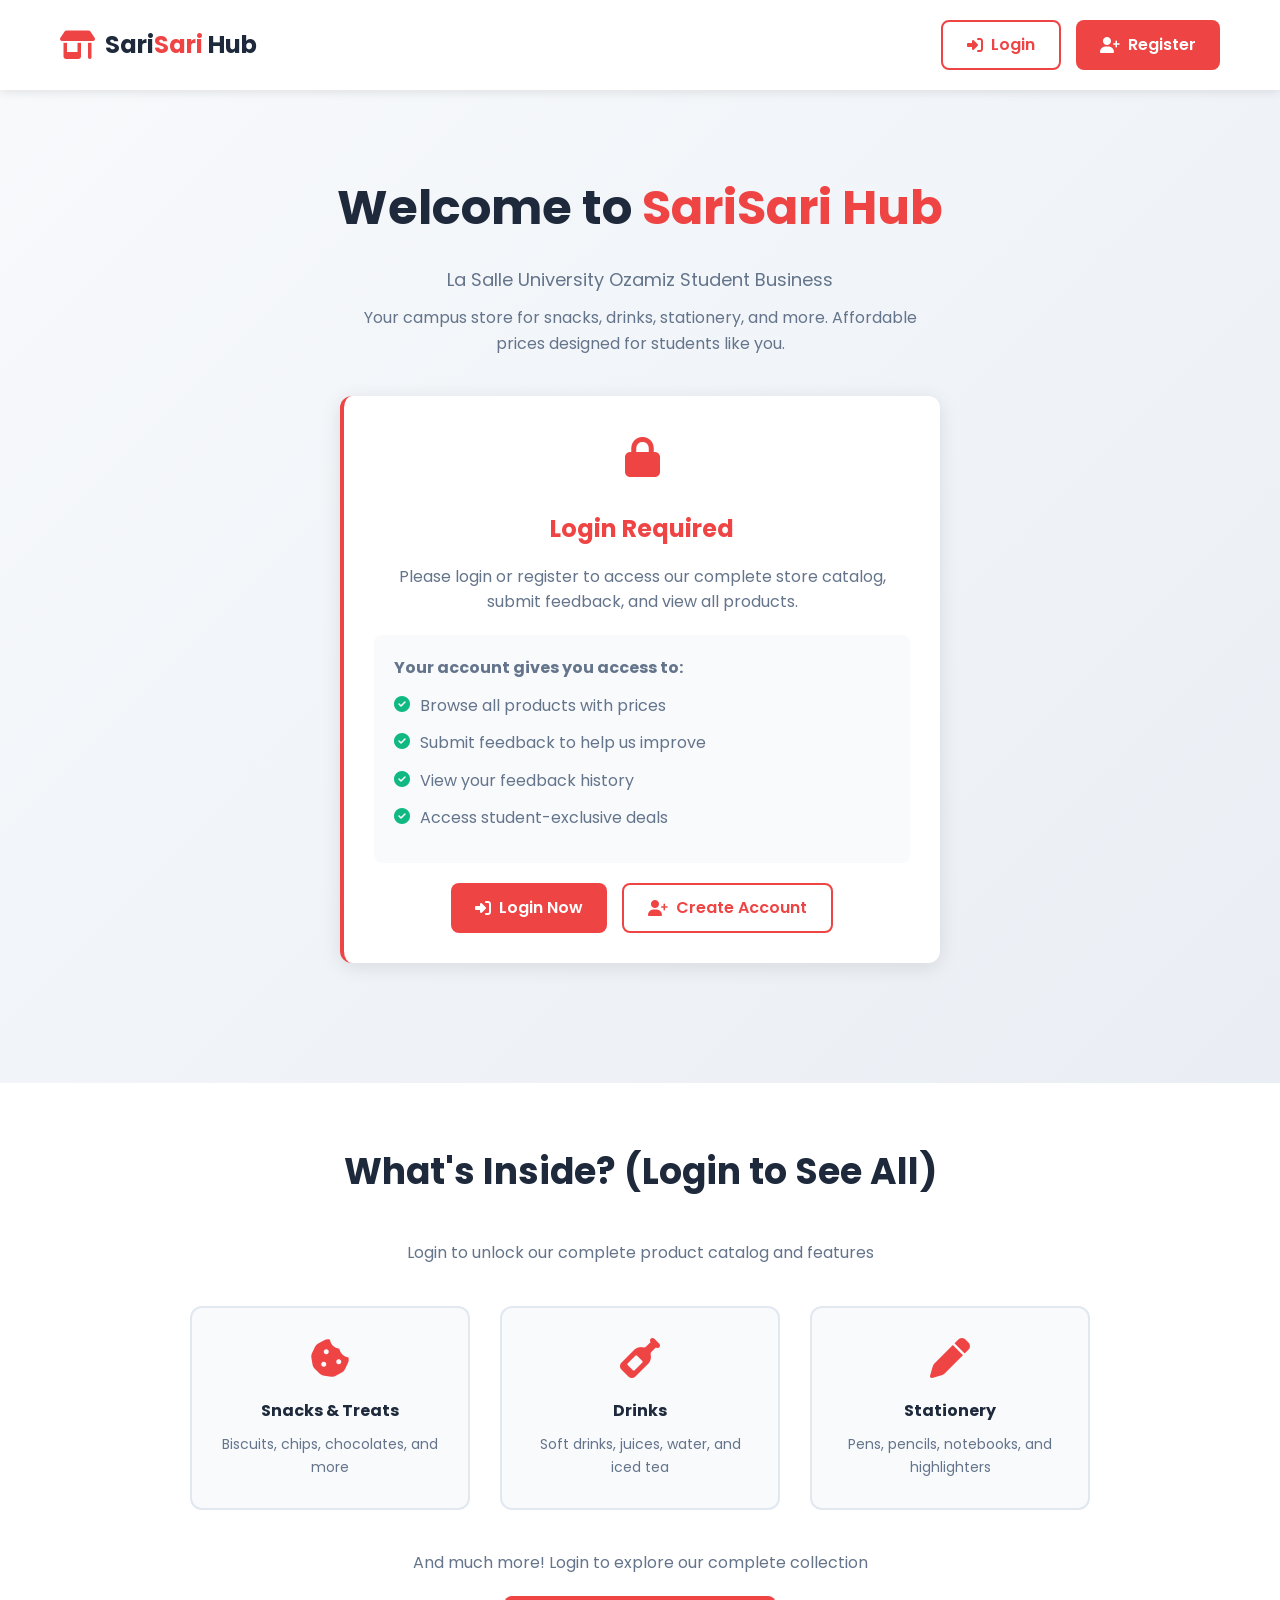
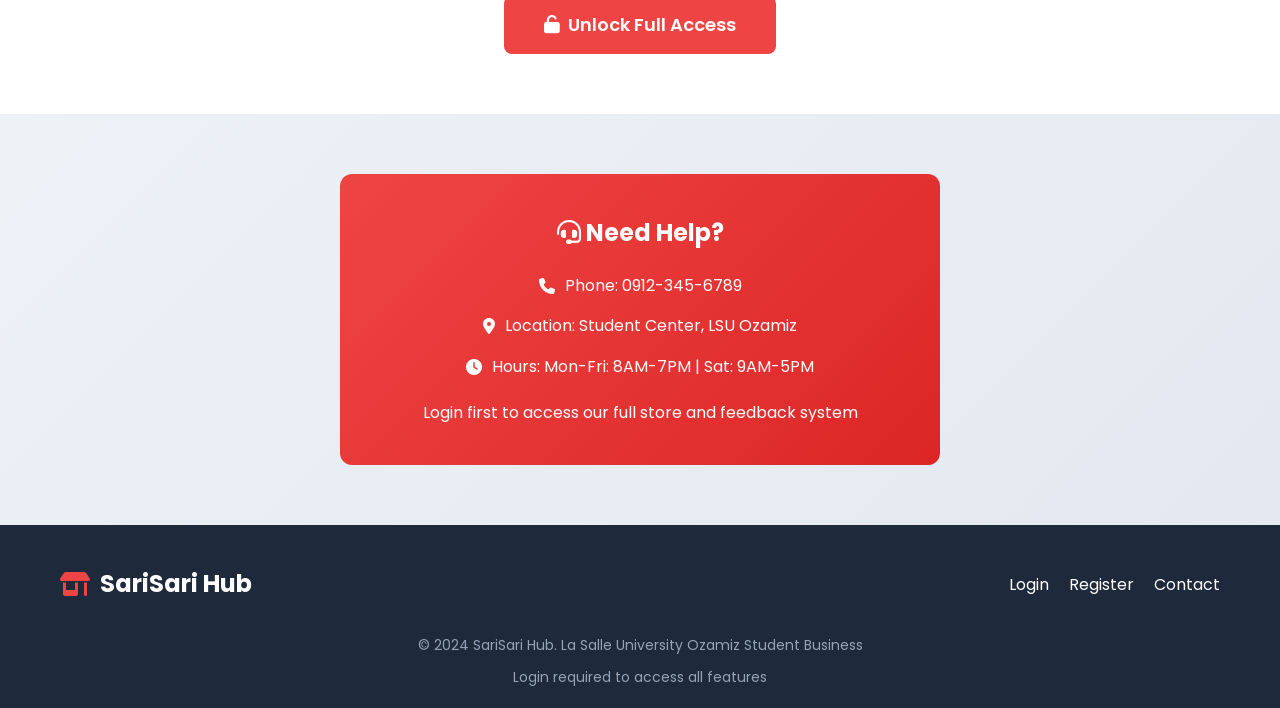
<file: frontend/index.html>
<!DOCTYPE html>
<html lang="en">
<head>
    <meta charset="UTF-8">
    <meta name="viewport" content="width=device-width, initial-scale=1.0">
    <title>SariSari Hub | La Salle University Ozamiz</title>
    <link rel="stylesheet" href="https://cdnjs.cloudflare.com/ajax/libs/font-awesome/6.4.0/css/all.min.css">
    <link href="https://fonts.googleapis.com/css2?family=Poppins:wght@300;400;500;600;700&display=swap" rel="stylesheet">
    <style>
        * {
            margin: 0;
            padding: 0;
            box-sizing: border-box;
        }

        body {
            font-family: 'Poppins', sans-serif;
            background: linear-gradient(135deg, #f8fafc 0%, #e2e8f0 100%);
            color: #1e293b;
            line-height: 1.6;
            min-height: 100vh;
        }

        .container {
            max-width: 1200px;
            margin: 0 auto;
            padding: 0 20px;
        }

        /* Navbar */
        .navbar {
            background: white;
            padding: 20px 0;
            box-shadow: 0 2px 10px rgba(0, 0, 0, 0.1);
        }

        .nav-content {
            display: flex;
            justify-content: space-between;
            align-items: center;
        }

        .logo {
            display: flex;
            align-items: center;
            gap: 10px;
        }

        .logo i {
            color: #ef4444;
            font-size: 28px;
        }

        .logo h1 {
            font-size: 24px;
            color: #1e293b;
        }

        .logo span {
            color: #ef4444;
        }

        .nav-buttons {
            display: flex;
            gap: 15px;
        }

        .btn {
            padding: 10px 24px;
            border-radius: 8px;
            font-weight: 600;
            text-decoration: none;
            transition: all 0.3s ease;
            display: inline-flex;
            align-items: center;
            gap: 8px;
        }

        .btn-outline {
            border: 2px solid #ef4444;
            color: #ef4444;
            background: transparent;
        }

        .btn-outline:hover {
            background: #ef4444;
            color: white;
        }

        .btn-primary {
            background: #ef4444;
            color: white;
        }

        .btn-primary:hover {
            background: #dc2626;
            transform: translateY(-2px);
        }

        /* Hero Section */
        .hero {
            padding: 80px 0;
            text-align: center;
        }

        .hero h1 {
            font-size: 48px;
            margin-bottom: 20px;
            color: #1e293b;
        }

        .hero h1 span {
            color: #ef4444;
        }

        .hero-subtitle {
            font-size: 18px;
            color: #64748b;
            margin-bottom: 10px;
        }

        .hero-description {
            font-size: 16px;
            color: #64748b;
            max-width: 600px;
            margin: 0 auto 40px;
        }

        .login-notice {
            background: white;
            padding: 30px;
            border-radius: 12px;
            box-shadow: 0 4px 20px rgba(0, 0, 0, 0.1);
            max-width: 600px;
            margin: 0 auto 40px;
            border-left: 4px solid #ef4444;
        }

        .login-notice h3 {
            color: #ef4444;
            margin-bottom: 15px;
            font-size: 24px;
        }

        .login-notice p {
            color: #64748b;
            margin-bottom: 20px;
        }

        .notice-icon {
            font-size: 40px;
            color: #ef4444;
            margin-bottom: 20px;
        }

        .features-text {
            background: #f8fafc;
            padding: 20px;
            border-radius: 8px;
            margin: 20px 0;
            text-align: left;
        }

        .features-text p {
            margin-bottom: 12px;
            display: flex;
            align-items: flex-start;
            gap: 10px;
        }

        .features-text i {
            color: #10b981;
            margin-top: 3px;
            flex-shrink: 0;
        }

        /* Preview Section */
        .preview {
            padding: 60px 0;
            background: white;
        }

        .section-title {
            text-align: center;
            font-size: 36px;
            margin-bottom: 40px;
            color: #1e293b;
        }

        .preview-grid {
            display: grid;
            grid-template-columns: repeat(auto-fit, minmax(250px, 1fr));
            gap: 30px;
            max-width: 900px;
            margin: 0 auto;
        }

        .preview-item {
            background: #f8fafc;
            padding: 30px;
            border-radius: 12px;
            text-align: center;
            transition: all 0.3s ease;
            border: 2px solid #e2e8f0;
            position: relative;
            overflow: hidden;
        }

        .preview-item:hover {
            transform: translateY(-5px);
            border-color: #ef4444;
            box-shadow: 0 10px 25px rgba(239, 68, 68, 0.1);
        }

        .preview-item i {
            font-size: 40px;
            color: #ef4444;
            margin-bottom: 20px;
        }

        .preview-item h4 {
            color: #1e293b;
            margin-bottom: 10px;
        }

        .preview-item p {
            color: #64748b;
            font-size: 14px;
        }

        .login-overlay {
            position: absolute;
            top: 0;
            left: 0;
            right: 0;
            bottom: 0;
            background: rgba(255, 255, 255, 0.95);
            display: flex;
            align-items: center;
            justify-content: center;
            border-radius: 10px;
            opacity: 0;
            transition: opacity 0.3s ease;
        }

        .preview-item:hover .login-overlay {
            opacity: 1;
        }

        .login-text {
            background: #ef4444;
            color: white;
            padding: 10px 20px;
            border-radius: 20px;
            font-weight: 600;
        }

        /* Contact Section */
        .contact {
            padding: 60px 0;
            text-align: center;
        }

        .contact-card {
            background: linear-gradient(135deg, #ef4444, #dc2626);
            color: white;
            padding: 40px;
            border-radius: 12px;
            max-width: 600px;
            margin: 0 auto;
        }

        .contact-card h3 {
            font-size: 24px;
            margin-bottom: 20px;
        }

        .contact-info {
            display: flex;
            flex-direction: column;
            gap: 15px;
            margin-bottom: 20px;
        }

        .contact-info p {
            display: flex;
            align-items: center;
            justify-content: center;
            gap: 10px;
        }

        /* Footer */
        .footer {
            background: #1e293b;
            color: white;
            padding: 40px 0 20px;
            text-align: center;
        }

        .footer-content {
            display: flex;
            justify-content: space-between;
            align-items: center;
            margin-bottom: 30px;
        }

        .footer-logo {
            display: flex;
            align-items: center;
            gap: 10px;
        }

        .footer-logo i {
            font-size: 24px;
            color: #ef4444;
        }

        .footer-links {
            display: flex;
            gap: 20px;
        }

        .footer-links a {
            color: white;
            text-decoration: none;
        }

        .footer-links a:hover {
            color: #ef4444;
        }

        .copyright {
            color: #94a3b8;
            font-size: 14px;
        }

        /* Responsive */
        @media (max-width: 768px) {
            .hero h1 {
                font-size: 36px;
            }
            
            .nav-content {
                flex-direction: column;
                gap: 20px;
            }
            
            .footer-content {
                flex-direction: column;
                gap: 20px;
            }
            
            .preview-grid {
                grid-template-columns: 1fr;
            }
            
            .contact-info p {
                flex-direction: column;
                text-align: center;
            }
        }
    </style>
</head>
<body>
    <!-- Navigation -->
    <nav class="navbar">
        <div class="container">
            <div class="nav-content">
                <div class="logo">
                    <i class="fas fa-store-alt"></i>
                    <h1>Sari<span>Sari</span> Hub</h1>
                </div>
                <div class="nav-buttons">
                    <a href="login.html" class="btn btn-outline">
                        <i class="fas fa-sign-in-alt"></i> Login
                    </a>
                    <a href="register.html" class="btn btn-primary">
                        <i class="fas fa-user-plus"></i> Register
                    </a>
                </div>
            </div>
        </div>
    </nav>

    <!-- Hero Section -->
    <section class="hero">
        <div class="container">
            <h1>Welcome to <span>SariSari Hub</span></h1>
            <p class="hero-subtitle">La Salle University Ozamiz Student Business</p>
            <p class="hero-description">
                Your campus store for snacks, drinks, stationery, and more. 
                Affordable prices designed for students like you.
            </p>
            
            <div class="login-notice">
                <div class="notice-icon">
                    <i class="fas fa-lock"></i>
                </div>
                <h3>Login Required</h3>
                <p>Please login or register to access our complete store catalog, submit feedback, 
                and view all products.</p>
                
                <div class="features-text">
                    <p><strong>Your account gives you access to:</strong></p>
                    <p><i class="fas fa-check-circle"></i> Browse all products with prices</p>
                    <p><i class="fas fa-check-circle"></i> Submit feedback to help us improve</p>
                    <p><i class="fas fa-check-circle"></i> View your feedback history</p>
                    <p><i class="fas fa-check-circle"></i> Access student-exclusive deals</p>
                </div>
                
                <div style="display: flex; gap: 15px; justify-content: center;">
                    <a href="login.html" class="btn btn-primary">
                        <i class="fas fa-sign-in-alt"></i> Login Now
                    </a>
                    <a href="register.html" class="btn btn-outline">
                        <i class="fas fa-user-plus"></i> Create Account
                    </a>
                </div>
            </div>
        </div>
    </section>

    <!-- Preview Section -->
    <section class="preview">
        <div class="container">
            <h2 class="section-title">What's Inside? (Login to See All)</h2>
            <p style="text-align: center; color: #64748b; margin-bottom: 40px;">
                Login to unlock our complete product catalog and features
            </p>
            
            <div class="preview-grid">
                <div class="preview-item">
                    <i class="fas fa-cookie-bite"></i>
                    <h4>Snacks & Treats</h4>
                    <p>Biscuits, chips, chocolates, and more</p>
                    <div class="login-overlay">
                        <div class="login-text">Login to See All</div>
                    </div>
                </div>
                
                <div class="preview-item">
                    <i class="fas fa-wine-bottle"></i>
                    <h4>Drinks</h4>
                    <p>Soft drinks, juices, water, and iced tea</p>
                    <div class="login-overlay">
                        <div class="login-text">Login to See All</div>
                    </div>
                </div>
                
                <div class="preview-item">
                    <i class="fas fa-pen"></i>
                    <h4>Stationery</h4>
                    <p>Pens, pencils, notebooks, and highlighters</p>
                    <div class="login-overlay">
                        <div class="login-text">Login to See All</div>
                    </div>
                </div>
            </div>
            
            <div style="text-align: center; margin-top: 40px;">
                <p style="color: #64748b; margin-bottom: 20px;">
                    And much more! Login to explore our complete collection
                </p>
                <a href="login.html" class="btn btn-primary" style="font-size: 18px; padding: 15px 40px;">
                    <i class="fas fa-unlock"></i> Unlock Full Access
                </a>
            </div>
        </div>
    </section>

    <!-- Contact Section -->
    <section class="contact">
        <div class="container">
            <div class="contact-card">
                <h3><i class="fas fa-headset"></i> Need Help?</h3>
                <div class="contact-info">
                    <p><i class="fas fa-phone"></i> Phone: 0912-345-6789</p>
                    <p><i class="fas fa-map-marker-alt"></i> Location: Student Center, LSU Ozamiz</p>
                    <p><i class="fas fa-clock"></i> Hours: Mon-Fri: 8AM-7PM | Sat: 9AM-5PM</p>
                </div>
                <p>Login first to access our full store and feedback system</p>
            </div>
        </div>
    </section>

    <!-- Footer -->
    <footer class="footer">
        <div class="container">
            <div class="footer-content">
                <div class="footer-logo">
                    <i class="fas fa-store-alt"></i>
                    <h2>Sari<span>Sari</span> Hub</h2>
                </div>
                <div class="footer-links">
                    <a href="/login.html">Login</a>
                    <a href="/register.html">Register</a>
                    <a href="#contact">Contact</a>
                </div>
            </div>
            <div class="copyright">
                <p>&copy; 2024 SariSari Hub. La Salle University Ozamiz Student Business</p>
                <p style="margin-top: 10px;">Login required to access all features</p>
            </div>
        </div>
    </footer>

    <script>
        // Simple animation for login notice
        document.addEventListener('DOMContentLoaded', function() {
            const notice = document.querySelector('.login-notice');
            notice.style.transform = 'translateY(20px)';
            notice.style.opacity = '0';
            
            setTimeout(() => {
                notice.style.transition = 'all 0.6s ease';
                notice.style.transform = 'translateY(0)';
                notice.style.opacity = '1';
            }, 300);
            
            // Add hover effect to preview items
            const previewItems = document.querySelectorAll('.preview-item');
            previewItems.forEach(item => {
                item.addEventListener('mouseenter', function() {
                    this.style.transform = 'translateY(-5px)';
                });
                
                item.addEventListener('mouseleave', function() {
                    this.style.transform = 'translateY(0)';
                });
            });
        });
    </script>
</body>
</html>
</file>
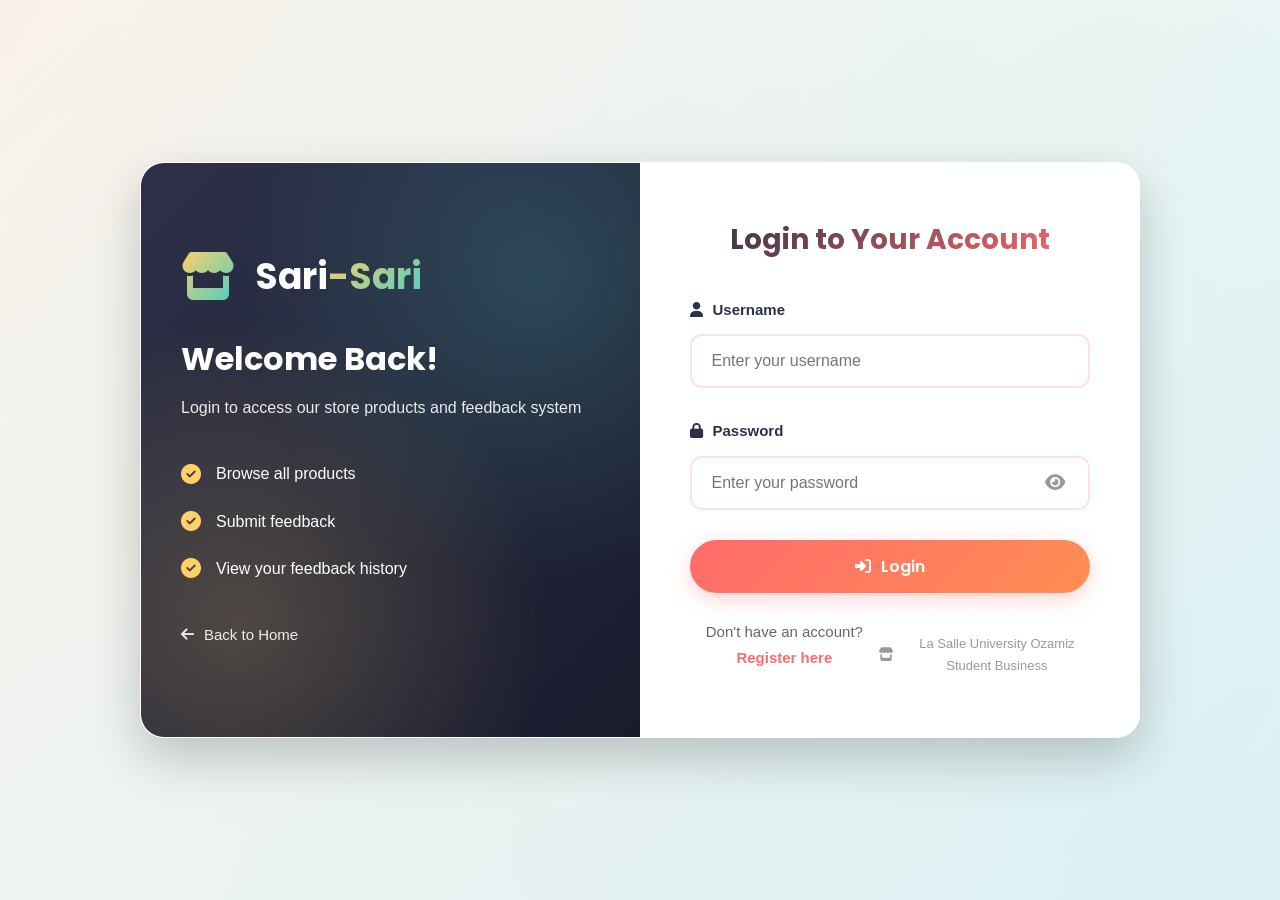
<file: frontend/login.html>
<!DOCTYPE html>
    <html lang="en">
    <head>
        <meta charset="UTF-8">
        <meta name="viewport" content="width=device-width, initial-scale=1.0">
        <title>Login | Sari-Sari</title>
        <link rel="stylesheet" href="https://cdnjs.cloudflare.com/ajax/libs/font-awesome/6.4.0/css/all.min.css">
        <link href="https://fonts.googleapis.com/css2?family=Poppins:wght@300;400;500;600;700&family=Montserrat:wght@700&display=swap" rel="stylesheet">
        <link rel="stylesheet" href="style.css">
    </head>
    <body>
        <div class="auth-container">
            <div class="auth-wrapper">
                <!-- Left Side - Branding -->
                <div class="auth-branding">
                    <div class="logo-large">
                        <i class="fas fa-store"></i>
                        <h1>Sari<span>-Sari</span></h1>
                    </div>
                    <h2 class="auth-title">Welcome Back!</h2>
                    <p class="auth-subtitle">Login to access our store products and feedback system</p>
                    <div class="auth-features">
                        <div class="auth-feature">
                            <i class="fas fa-check-circle"></i>
                            <span>Browse all products</span>
                        </div>
                        <div class="auth-feature">
                            <i class="fas fa-check-circle"></i>
                            <span>Submit feedback</span>
                        </div>
                        <div class="auth-feature">
                            <i class="fas fa-check-circle"></i>
                            <span>View your feedback history</span>
                        </div>
                    </div>
                    <div class="auth-back">
                        <a href="index.html">
                            <i class="fas fa-arrow-left"></i>
                            Back to Home
                        </a>
                    </div>
                </div>

                <!-- Right Side - Form -->
                <div class="auth-form">
                    <div class="form-container">
                        <h3>Login to Your Account</h3>
                        
                        <div class="form-group">
                            <label for="login-username">
                                <i class="fas fa-user"></i> Username
                            </label>
                            <input type="text" id="login-username" placeholder="Enter your username">
                        </div>
                        
                        <div class="form-group">
                            <label for="login-password">
                                <i class="fas fa-lock"></i> Password
                            </label>
                            <div class="password-input">
                                <input type="password" id="login-password" placeholder="Enter your password">
                                <button type="button" class="password-toggle" onclick="togglePassword('login-password')">
                                    <i class="fas fa-eye"></i>
                                </button>
                            </div>
                        </div>
                        
                        <button class="btn btn-primary btn-block" onclick="login()">
                            <i class="fas fa-sign-in-alt"></i> Login
                        </button>
                        
                        <div class="form-footer">
                            <p>Don't have an account? <a href="register.html">Register here</a></p>
                            <p class="store-info">
                                <i class="fas fa-store"></i>
                                La Salle University Ozamiz Student Business
                            </p>
                        </div>
                    </div>
                </div>
            </div>
        </div>

        <script src="app.js"></script>
    </body>
    </html>
</file>
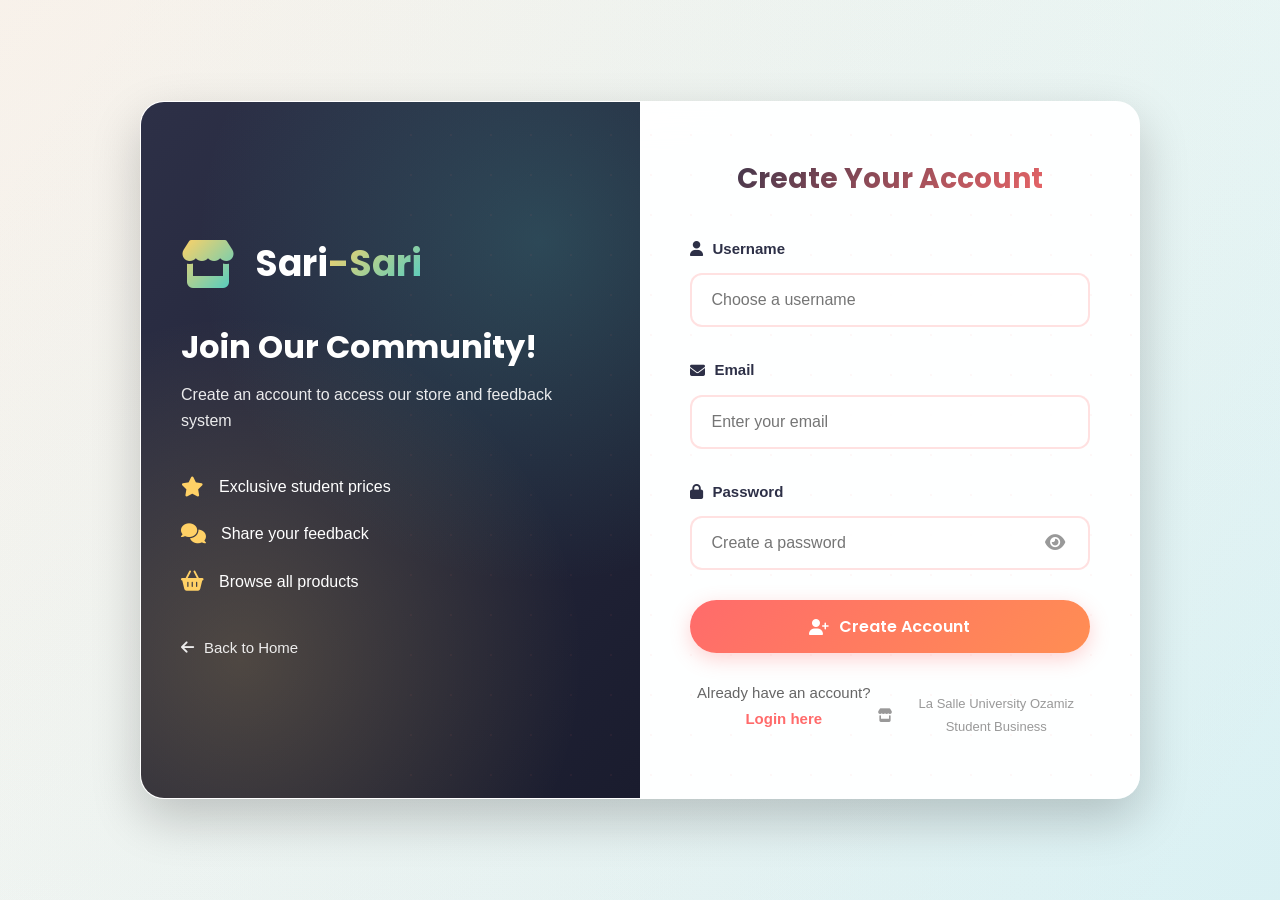
<file: frontend/register.html>
<!DOCTYPE html>
<html lang="en">
<head>
    <meta charset="UTF-8">
    <meta name="viewport" content="width=device-width, initial-scale=1.0">
    <title>Register | Sari-Sari</title>
    <link rel="stylesheet" href="https://cdnjs.cloudflare.com/ajax/libs/font-awesome/6.4.0/css/all.min.css">
    <link href="https://fonts.googleapis.com/css2?family=Poppins:wght@300;400;500;600;700&family=Montserrat:wght@700&display=swap" rel="stylesheet">
    <link rel="stylesheet" href="style.css">
</head>
<body>
    <div class="auth-container">
        <div class="auth-wrapper">
            <!-- Left Side - Branding -->
            <div class="auth-branding">
                <div class="logo-large">
                    <i class="fas fa-store"></i>
                    <h1>Sari<span>-Sari</span></h1>
                </div>
                <h2 class="auth-title">Join Our Community!</h2>
                <p class="auth-subtitle">Create an account to access our store and feedback system</p>
                <div class="auth-features">
                    <div class="auth-feature">
                        <i class="fas fa-star"></i>
                        <span>Exclusive student prices</span>
                    </div>
                    <div class="auth-feature">
                        <i class="fas fa-comments"></i>
                        <span>Share your feedback</span>
                    </div>
                    <div class="auth-feature">
                        <i class="fas fa-shopping-basket"></i>
                        <span>Browse all products</span>
                    </div>
                </div>
                <div class="auth-back">
                    <a href="index.html">
                        <i class="fas fa-arrow-left"></i>
                        Back to Home
                    </a>
                </div>
            </div>

            <!-- Right Side - Form -->
            <div class="auth-form">
                <div class="form-container">
                    <h3>Create Your Account</h3>
                    
                    <div class="form-group">
                        <label for="reg-username">
                            <i class="fas fa-user"></i> Username
                        </label>
                        <input type="text" id="reg-username" placeholder="Choose a username">
                    </div>
                    
                    <div class="form-group">
                        <label for="reg-email">
                            <i class="fas fa-envelope"></i> Email
                        </label>
                        <input type="email" id="reg-email" placeholder="Enter your email">
                    </div>
                    
                    <div class="form-group">
                        <label for="reg-password">
                            <i class="fas fa-lock"></i> Password
                        </label>
                        <div class="password-input">
                            <input type="password" id="reg-password" placeholder="Create a password">
                            <button type="button" class="password-toggle" onclick="togglePassword('reg-password')">
                                <i class="fas fa-eye"></i>
                            </button>
                        </div>
                    </div>
                    
                    <button class="btn btn-primary btn-block" onclick="register()">
                        <i class="fas fa-user-plus"></i> Create Account
                    </button>
                    
                    <div class="form-footer">
                        <p>Already have an account? <a href="login.html">Login here</a></p>
                        <p class="store-info">
                            <i class="fas fa-store"></i>
                            La Salle University Ozamiz Student Business
                        </p>
                    </div>
                </div>
            </div>
        </div>
    </div>

    <script src="app.js"></script>
</body>
</html>
</file>
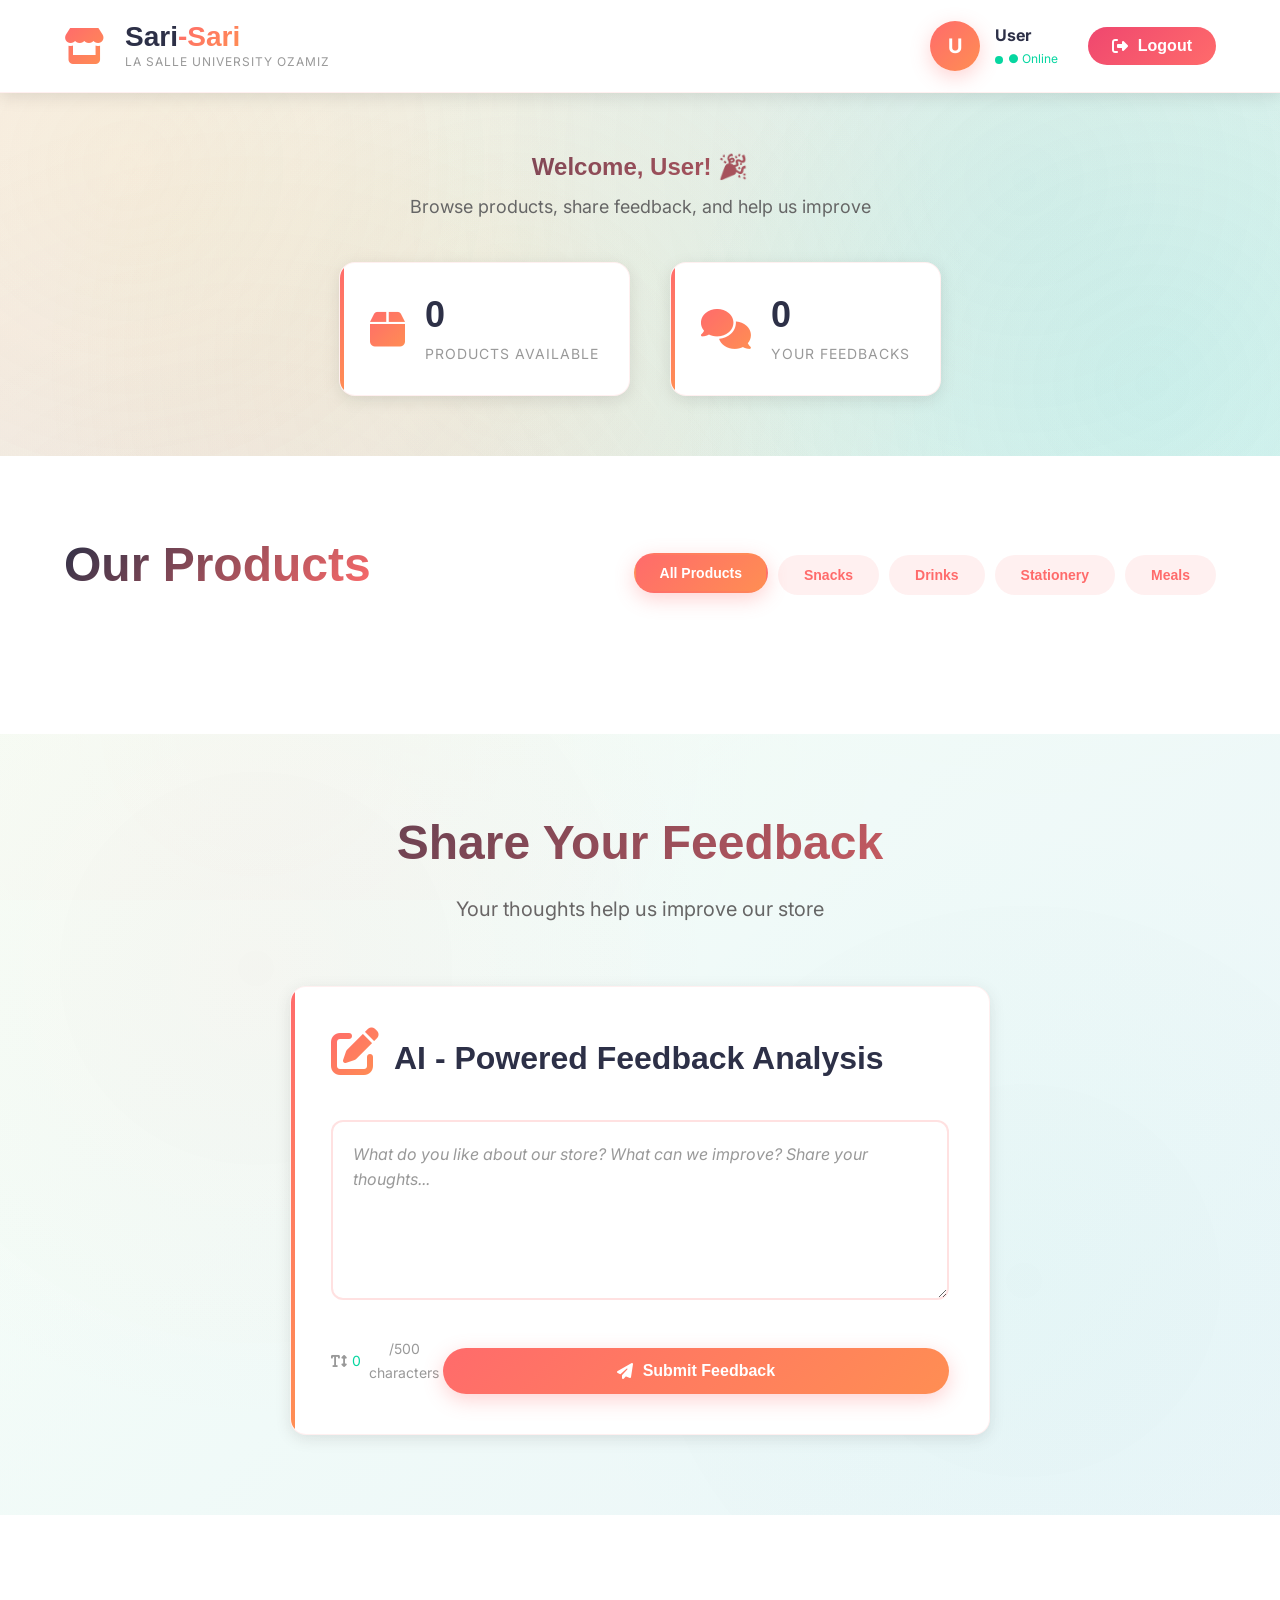
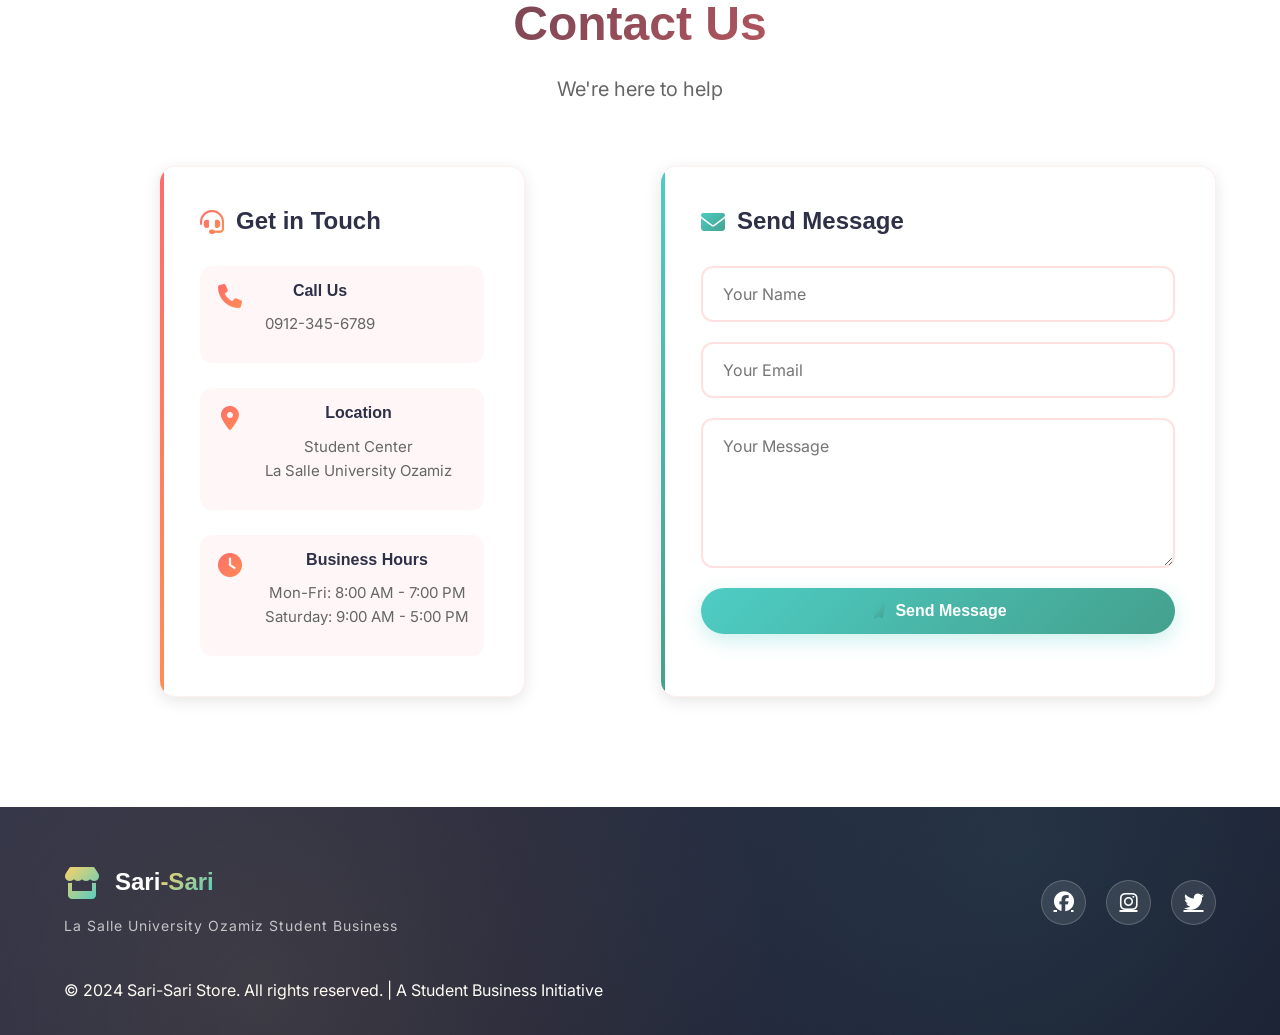
<file: frontend/store.html>
<!DOCTYPE html>
<html lang="en">
<head>
    <meta charset="UTF-8">
    <meta name="viewport" content="width=device-width, initial-scale=1.0">
    <title>Store | Sari-Sari - LSU Ozamiz</title>
    <link rel="stylesheet" href="https://cdnjs.cloudflare.com/ajax/libs/font-awesome/6.4.0/css/all.min.css">
    <link href="https://fonts.googleapis.com/css2?family=Inter:wght@300;400;500;600;700&display=swap" rel="stylesheet">
    <link rel="stylesheet" href="style.css">
    <style>
        /* Center the feedback form and remove the grid */
        .feedback-container {
            display: flex;
            justify-content: center;
            align-items: center;
            margin-top: 40px;
            min-height: 400px;
        }
        
        .feedback-form {
            max-width: 700px;
            width: 100%;
            margin: 0 auto;
        }
        
        /* Hide the feedback list */
        #feedback-list {
            display: none !important;
        }
        
        /* Style for centered form */
        .form-header {
            text-align: center;
            margin-bottom: 30px;
        }
        
        .form-header i {
            font-size: 3rem;
            color: var(--primary);
            margin-bottom: 15px;
            display: block;
        }
        
        .form-header h3 {
            font-size: 2rem;
            color: var(--dark);
        }
        
        textarea {
            width: 100%;
            padding: 20px;
            border-radius: var(--border-radius);
            border: 2px solid rgba(255, 107, 107, 0.2);
            font-family: 'Inter', sans-serif;
            font-size: 16px;
            min-height: 200px;
            resize: vertical;
            transition: var(--transition);
        }
        
        textarea:focus {
            outline: none;
            border-color: var(--primary);
            box-shadow: 0 0 0 4px rgba(255, 107, 107, 0.1);
        }
        
        .submit-btn {
            width: 100%;
            justify-content: center;
            margin-top: 20px;
        }
        
        /* Success message */
        .success-message {
            display: none;
            text-align: center;
            padding: 20px;
            background: rgba(6, 214, 160, 0.1);
            border-radius: 12px;
            margin-top: 20px;
            border: 1px solid rgba(6, 214, 160, 0.3);
        }
        
        .success-message i {
            color: var(--success);
            font-size: 2rem;
            margin-bottom: 10px;
        }
        
        .success-message p {
            color: var(--dark);
            font-weight: 500;
            margin: 0;
        }
    </style>
</head>
<body>
    <!-- Store Header -->
    <header class="store-header">
        <div class="container">
            <div class="store-nav">
                <div class="store-brand">
                    <i class="fas fa-store"></i>
                    <div>
                        <h1>Sari<span>-Sari</span></h1>
                        <p class="store-subtitle">La Salle University Ozamiz</p>
                    </div>
                </div>
                
                <div class="store-user">
                    <div class="user-info">
                        <div class="user-avatar" id="user-avatar">U</div>
                        <div class="user-details">
                            <span class="user-name" id="user-name">User</span>
                            <span class="user-status">● Online</span>
                        </div>
                    </div>
                    <button class="btn btn-logout" onclick="logout()">
                        <i class="fas fa-sign-out-alt"></i> Logout
                    </button>
                </div>
            </div>
        </div>
    </header>

    <!-- Store Hero -->
    <section class="store-hero">
        <div class="container">
            <div class="hero-message">
                <h2 id="welcome-message">Welcome to Your Campus Store! 🎉</h2>
                <p>Browse products, share feedback, and help us improve</p>
            </div>
            <div class="store-stats">
                <div class="stat-card">
                    <i class="fas fa-box"></i>
                    <div>
                        <h3 id="product-count">0</h3>
                        <p>Products Available</p>
                    </div>
                </div>
                <div class="stat-card">
                    <i class="fas fa-comments"></i>
                    <div>
                        <h3 id="feedback-count">0</h3>
                        <p>Your Feedbacks</p>
                    </div>
                </div>
            </div>
        </div>
    </section>

    <!-- Products Section -->
    <section class="products-section">
        <div class="container">
            <div class="section-header">
                <h2 class="section-title">Our Products</h2>
                <div class="category-filter">
                    <button class="category-btn active" onclick="filterProducts('all')">All Products</button>
                    <button class="category-btn" onclick="filterProducts('snacks')">Snacks</button>
                    <button class="category-btn" onclick="filterProducts('drinks')">Drinks</button>
                    <button class="category-btn" onclick="filterProducts('stationery')">Stationery</button>
                    <button class="category-btn" onclick="filterProducts('meals')">Meals</button>
                </div>
            </div>
            
            <div class="products-grid" id="products-grid">
                <!-- Products will be loaded by JavaScript -->
            </div>
        </div>
    </section>

    <!-- Feedback Section - CENTERED -->
    <section class="feedback-section">
        <div class="container">
            <h2 class="section-title gradient-text text-center">Share Your Feedback</h2>
            <p class="section-subtitle text-center">Your thoughts help us improve our store</p>
            
            <div class="feedback-container">
                <!-- Centered Feedback Form -->
                <div class="feedback-form">
                    <div class="form-header">
                        <i class="fas fa-edit"></i>
                        <h3>AI - Powered Feedback Analysis</h3>
                    </div>
                    
                    <textarea id="feedback-text" 
                              placeholder="What do you like about our store? What can we improve? Share your thoughts..."
                              maxlength="500"></textarea>
                    
                    <div class="form-footer">
                        <div class="char-count">
                            <i class="fas fa-text-height"></i>
                            <span id="char-counter">0</span>/500 characters
                        </div>
                        <button class="btn btn-primary submit-btn" onclick="submitFeedbackWithSuccess()">
                            <i class="fas fa-paper-plane"></i> Submit Feedback
                        </button>
                    </div>
                    
                    <!-- Success Message -->
                    <div id="success-message" class="success-message">
                        <i class="fas fa-check-circle"></i>
                        <p>Thank you for your feedback! We appreciate your input.</p>
                    </div>
                </div>
            </div>
        </div>
    </section>

    <!-- Contact Section -->
    <section class="store-contact">
        <div class="container">
            <h2 class="section-title gradient-text">Contact Us</h2>
            <p class="section-subtitle">We're here to help</p>
            
            <div class="contact-wrapper">
                <div class="contact-info">
                    <div class="contact-card">
                        <h3><i class="fas fa-headset"></i> Get in Touch</h3>
                        <div class="contact-details">
                            <div class="contact-item">
                                <i class="fas fa-phone"></i>
                                <div>
                                    <h4>Call Us</h4>
                                    <p>0912-345-6789</p>
                                </div>
                            </div>
                            <div class="contact-item">
                                <i class="fas fa-map-marker-alt"></i>
                                <div>
                                    <h4>Location</h4>
                                    <p>Student Center<br>La Salle University Ozamiz</p>
                                </div>
                            </div>
                            <div class="contact-item">
                                <i class="fas fa-clock"></i>
                                <div>
                                    <h4>Business Hours</h4>
                                    <p>Mon-Fri: 8:00 AM - 7:00 PM<br>Saturday: 9:00 AM - 5:00 PM</p>
                                </div>
                            </div>
                        </div>
                    </div>
                    
                    <div class="contact-form-card">
                        <h3><i class="fas fa-envelope"></i> Send Message</h3>
                        <form class="contact-form" onsubmit="submitContactForm(); return false;">
                            <input type="text" id="contact-name" placeholder="Your Name" required>
                            <input type="email" id="contact-email" placeholder="Your Email" required>
                            <textarea id="contact-message" placeholder="Your Message" required></textarea>
                            <button type="submit" class="btn btn-secondary btn-block">
                                <i class="fas fa-paper-plane"></i> Send Message
                            </button>
                        </form>
                    </div>
                </div>
            </div>
        </div>
    </section>

    <!-- Footer -->
    <footer class="store-footer">
        <div class="container">
            <div class="footer-content">
                <div class="footer-brand">
                    <div class="logo">
                        <i class="fas fa-store"></i>
                        <h2>Sari<span>-Sari</span></h2>
                    </div>
                    <p class="tagline">La Salle University Ozamiz Student Business</p>
                </div>
                <div class="footer-social">
                    <a href="#" aria-label="Facebook"><i class="fab fa-facebook"></i></a>
                    <a href="#" aria-label="Instagram"><i class="fab fa-instagram"></i></a>
                    <a href="#" aria-label="Twitter"><i class="fab fa-twitter"></i></a>
                </div>
            </div>
            <div class="footer-bottom">
                <p>&copy; 2024 Sari-Sari Store. All rights reserved. | A Student Business Initiative</p>
            </div>
        </div>
    </footer>

        <script src="app.js"></script>
    <script>
        document.addEventListener('DOMContentLoaded', function() {
            // Update character counter for feedback
            const feedbackText = document.getElementById('feedback-text');
            if (feedbackText) {
                feedbackText.addEventListener('input', updateCharCount);
                updateCharCount();
            }
            
            // Initialize user data
            const username = localStorage.getItem('username') || 'User';
            const userAvatar = document.getElementById('user-avatar');
            const userName = document.getElementById('user-name');
            const welcomeMsg = document.getElementById('welcome-message');
            
            if (username) {
                if (userAvatar) userAvatar.textContent = username.charAt(0).toUpperCase();
                if (userName) userName.textContent = username;
                if (welcomeMsg) welcomeMsg.textContent = `Welcome, ${username}! 🎉`;
            }
        });
        
        // Character counter function
        window.updateCharCount = function() {
            const textarea = document.getElementById('feedback-text');
            const counter = document.getElementById('char-counter');
            if (textarea && counter) {
                const count = textarea.value.length;
                counter.textContent = count;
                counter.style.color = count >= 450 ? '#EF476F' : count >= 400 ? '#FFD166' : '#06D6A0';
            }
        };
        
        // Custom feedback submission with success message
        window.submitFeedbackWithSuccess = async function() {
            await submitFeedback();
        };
    </script>
    
</body>
</html>
</file>
<file: frontend/style.css>
/* =====================
   GLOBAL STYLES
===================== */
:root {
    --primary: #FF6B6B;      /* Vibrant Coral */
    --secondary: #4ECDC4;    /* Turquoise */
    --accent: #FFD166;       /* Sunshine Yellow */
    --dark: #2D3047;         /* Navy Blue */
    --light: #F7FFF7;        /* Mint Cream */
    --success: #06D6A0;      /* Emerald */
    --warning: #FFD166;      /* Yellow */
    --danger: #EF476F;       /* Pink Red */
    
    --gradient-primary: linear-gradient(135deg, #FF6B6B, #FF8E53);
    --gradient-secondary: linear-gradient(135deg, #4ECDC4, #44A08D);
    --gradient-dark: linear-gradient(135deg, #2D3047, #1A1C2E);
    
    --shadow-sm: 0 2px 8px rgba(0, 0, 0, 0.06);
    --shadow-md: 0 4px 16px rgba(0, 0, 0, 0.1);
    --shadow-lg: 0 10px 32px rgba(0, 0, 0, 0.15);
    --shadow-xl: 0 20px 50px rgba(0, 0, 0, 0.2);
    
    --transition: all 0.4s cubic-bezier(0.4, 0, 0.2, 1);
    --border-radius: 16px;
    --border-radius-lg: 24px;
}

* {
    margin: 0;
    padding: 0;
    box-sizing: border-box;
}

body {
    font-family: 'Inter', -apple-system, BlinkMacSystemFont, 'Segoe UI', Roboto, Oxygen, Ubuntu, sans-serif;
    background: linear-gradient(135deg, #F7FFF7 0%, #E8F4F8 100%);
    color: var(--dark);
    line-height: 1.7;
    overflow-x: hidden;
    min-height: 100vh;
}

body::before {
    content: '';
    position: fixed;
    top: 0;
    left: 0;
    width: 100%;
    height: 100%;
    background: 
        radial-gradient(circle at 20% 80%, rgba(255, 107, 107, 0.1) 0%, transparent 50%),
        radial-gradient(circle at 80% 20%, rgba(78, 205, 196, 0.1) 0%, transparent 50%),
        radial-gradient(circle at 40% 40%, rgba(255, 209, 102, 0.1) 0%, transparent 50%);
    z-index: -1;
    animation: gradientShift 15s ease infinite;
}

@keyframes gradientShift {
    0%, 100% { transform: scale(1); }
    50% { transform: scale(1.1); }
}

.container {
    max-width: 1200px;
    margin: 0 auto;
    padding: 0 24px;
}

/* =====================
   TYPOGRAPHY
===================== */
h1, h2, h3, h4 {
    font-family: 'Poppins', sans-serif;
    font-weight: 700;
    line-height: 1.2;
}

.gradient-text {
    background: var(--gradient-primary);
    -webkit-background-clip: text;
    -webkit-text-fill-color: transparent;
    background-clip: text;
}

/* =====================
   ANIMATIONS
===================== */
@keyframes float {
    0%, 100% { transform: translateY(0px); }
    50% { transform: translateY(-20px); }
}

@keyframes pulse {
    0%, 100% { transform: scale(1); }
    50% { transform: scale(1.05); }
}

@keyframes shimmer {
    0% { background-position: -1000px 0; }
    100% { background-position: 1000px 0; }
}

.animate-float {
    animation: float 6s ease-in-out infinite;
}

.animate-pulse {
    animation: pulse 2s ease-in-out infinite;
}

/* =====================
   BUTTONS
===================== */
.btn {
    padding: 14px 32px;
    border-radius: 50px;
    border: none;
    font-family: 'Poppins', sans-serif;
    font-weight: 600;
    font-size: 16px;
    cursor: pointer;
    transition: var(--transition);
    display: inline-flex;
    align-items: center;
    gap: 10px;
    text-decoration: none;
    position: relative;
    overflow: hidden;
    z-index: 1;
}

.btn::before {
    content: '';
    position: absolute;
    top: 0;
    left: -100%;
    width: 100%;
    height: 100%;
    background: linear-gradient(90deg, transparent, rgba(255,255,255,0.2), transparent);
    transition: 0.5s;
    z-index: -1;
}

.btn:hover::before {
    left: 100%;
}

.btn-primary {
    background: var(--gradient-primary);
    color: white;
    box-shadow: 0 6px 20px rgba(255, 107, 107, 0.3);
}

.btn-primary:hover {
    transform: translateY(-3px) scale(1.05);
    box-shadow: 0 12px 30px rgba(255, 107, 107, 0.4);
}

.btn-secondary {
    background: var(--gradient-secondary);
    color: white;
    box-shadow: 0 6px 20px rgba(78, 205, 196, 0.3);
}

.btn-secondary:hover {
    transform: translateY(-3px) scale(1.05);
    box-shadow: 0 12px 30px rgba(78, 205, 196, 0.4);
}

.btn-outline {
    background: transparent;
    border: 2px solid var(--primary);
    color: var(--primary);
}

.btn-outline:hover {
    background: var(--primary);
    color: white;
    transform: translateY(-2px);
}

.btn-large {
    padding: 18px 42px;
    font-size: 18px;
}

.btn-block {
    width: 100%;
    justify-content: center;
}

.btn-whatsapp {
    background: #25D366;
    color: white;
    width: 40px;
    height: 40px;
    border-radius: 50%;
    display: flex;
    align-items: center;
    justify-content: center;
    border: none;
    cursor: pointer;
    transition: var(--transition);
    box-shadow: 0 4px 12px rgba(37, 211, 102, 0.3);
}

.btn-whatsapp:hover {
    transform: scale(1.1) rotate(10deg);
    box-shadow: 0 6px 20px rgba(37, 211, 102, 0.4);
}

.btn-logout {
    background: linear-gradient(135deg, #EF476F, #FF6B6B);
    color: white;
    padding: 10px 24px;
}

/* =====================
   LANDING PAGE STYLES
===================== */

/* Navbar */
.navbar {
    background: rgba(255, 255, 255, 0.95);
    backdrop-filter: blur(10px);
    padding: 20px 0;
    box-shadow: var(--shadow-sm);
    position: sticky;
    top: 0;
    z-index: 1000;
    animation: slideDown 0.5s ease;
}

@keyframes slideDown {
    from {
        transform: translateY(-100%);
        opacity: 0;
    }
    to {
        transform: translateY(0);
        opacity: 1;
    }
}

.nav-brand {
    display: flex;
    align-items: center;
    gap: 15px;
}

.nav-brand i {
    font-size: 32px;
    background: var(--gradient-primary);
    -webkit-background-clip: text;
    -webkit-text-fill-color: transparent;
    animation: pulse 2s ease-in-out infinite;
}

.nav-brand h1 {
    font-size: 28px;
    color: var(--dark);
}

.nav-brand span {
    background: var(--gradient-primary);
    -webkit-background-clip: text;
    -webkit-text-fill-color: transparent;
}

.nav-actions {
    display: flex;
    gap: 16px;
    align-items: center;
}

/* Hero Section */
.hero {
    padding: 100px 0;
    position: relative;
    overflow: hidden;
}

.hero-content {
    display: grid;
    grid-template-columns: 1fr 1fr;
    gap: 80px;
    align-items: center;
}

.hero-text {
    position: relative;
    z-index: 1;
}

.hero-title {
    font-size: 56px;
    margin-bottom: 20px;
    background: linear-gradient(135deg, var(--dark), var(--primary));
    -webkit-background-clip: text;
    -webkit-text-fill-color: transparent;
    line-height: 1.1;
}

.hero-subtitle {
    font-size: 20px;
    color: var(--dark);
    margin-bottom: 24px;
    font-weight: 500;
    opacity: 0.8;
}

.hero-description {
    font-size: 18px;
    color: #666;
    margin-bottom: 40px;
    max-width: 500px;
    line-height: 1.8;
}

.hero-buttons {
    display: flex;
    gap: 20px;
    margin-top: 40px;
}

.hero-image {
    position: relative;
    height: 500px;
}

.floating-item {
    position: absolute;
    background: white;
    padding: 25px;
    border-radius: var(--border-radius);
    box-shadow: var(--shadow-lg);
    display: flex;
    flex-direction: column;
    align-items: center;
    gap: 12px;
    transition: var(--transition);
    animation: float 6s ease-in-out infinite;
    backdrop-filter: blur(10px);
    border: 1px solid rgba(255, 255, 255, 0.2);
}

.floating-item i {
    font-size: 40px;
    background: var(--gradient-primary);
    -webkit-background-clip: text;
    -webkit-text-fill-color: transparent;
}

.floating-item span {
    font-weight: 600;
    color: var(--dark);
    font-size: 18px;
}

.item1 {
    top: 10%;
    left: 5%;
    animation-delay: 0s;
    background: linear-gradient(135deg, rgba(255, 107, 107, 0.1), rgba(255, 142, 83, 0.1));
}

.item2 {
    top: 50%;
    right: 10%;
    animation-delay: 2s;
    background: linear-gradient(135deg, rgba(78, 205, 196, 0.1), rgba(68, 160, 141, 0.1));
}

.item3 {
    bottom: 15%;
    left: 15%;
    animation-delay: 4s;
    background: linear-gradient(135deg, rgba(255, 209, 102, 0.1), rgba(255, 166, 0, 0.1));
}

/* Features */
.features {
    padding: 100px 0;
    background: white;
    position: relative;
}

.features::before {
    content: '';
    position: absolute;
    top: 0;
    left: 0;
    right: 0;
    height: 100px;
    background: linear-gradient(to bottom, transparent, rgba(255, 107, 107, 0.05));
}

.section-title {
    text-align: center;
    font-size: 48px;
    margin-bottom: 20px;
    background: linear-gradient(135deg, var(--dark), var(--primary));
    -webkit-background-clip: text;
    -webkit-text-fill-color: transparent;
}

.section-subtitle {
    text-align: center;
    color: #666;
    margin-bottom: 60px;
    font-size: 20px;
    max-width: 600px;
    margin-left: auto;
    margin-right: auto;
}

.features-grid {
    display: grid;
    grid-template-columns: repeat(auto-fit, minmax(280px, 1fr));
    gap: 40px;
    margin-top: 60px;
}

.feature-card {
    background: white;
    padding: 40px 30px;
    border-radius: var(--border-radius);
    box-shadow: var(--shadow-md);
    transition: var(--transition);
    text-align: center;
    position: relative;
    overflow: hidden;
    border: 1px solid rgba(255, 107, 107, 0.1);
}

.feature-card::before {
    content: '';
    position: absolute;
    top: 0;
    left: 0;
    width: 4px;
    height: 100%;
    background: var(--gradient-primary);
}

.feature-card:hover {
    transform: translateY(-10px) scale(1.02);
    box-shadow: var(--shadow-xl);
}

.feature-icon {
    width: 80px;
    height: 80px;
    background: var(--gradient-primary);
    border-radius: 50%;
    display: flex;
    align-items: center;
    justify-content: center;
    margin: 0 auto 30px;
    box-shadow: 0 10px 30px rgba(255, 107, 107, 0.3);
}

.feature-icon i {
    font-size: 32px;
    color: white;
}

.feature-card h3 {
    font-size: 24px;
    margin-bottom: 15px;
    color: var(--dark);
}

.feature-card p {
    color: #666;
    font-size: 16px;
    line-height: 1.7;
}

/* Preview Section */
.preview {
    padding: 100px 0;
    background: linear-gradient(135deg, #F7FFF7 0%, #E8F4F8 100%);
    position: relative;
}

.preview-cards {
    display: flex;
    justify-content: center;
    gap: 30px;
    flex-wrap: wrap;
    margin-top: 40px;
}

.preview-card {
    background: white;
    padding: 30px;
    border-radius: var(--border-radius);
    box-shadow: var(--shadow-md);
    text-align: center;
    min-width: 180px;
    transition: var(--transition);
    border: 1px solid rgba(255, 107, 107, 0.1);
}

.preview-card:hover {
    transform: translateY(-8px) scale(1.05);
    box-shadow: var(--shadow-lg);
}

.preview-card i {
    font-size: 48px;
    margin-bottom: 20px;
    background: var(--gradient-primary);
    -webkit-background-clip: text;
    -webkit-text-fill-color: transparent;
}

.preview-card h4 {
    font-size: 18px;
    color: var(--dark);
    font-weight: 600;
}

/* Contact Preview */
.contact-preview {
    padding: 100px 0;
    background: white;
}

.contact-card {
    background: var(--gradient-dark);
    color: white;
    padding: 60px 40px;
    border-radius: var(--border-radius-lg);
    text-align: center;
    max-width: 800px;
    margin: 0 auto;
    box-shadow: var(--shadow-xl);
    position: relative;
    overflow: hidden;
}

.contact-card::before {
    content: '';
    position: absolute;
    top: -50%;
    right: -50%;
    width: 200%;
    height: 200%;
    background: radial-gradient(circle, rgba(255,255,255,0.1) 1px, transparent 1px);
    background-size: 50px 50px;
    animation: shimmer 20s linear infinite;
}

.contact-card h2 {
    font-size: 36px;
    margin-bottom: 30px;
    display: flex;
    align-items: center;
    justify-content: center;
    gap: 15px;
    position: relative;
    z-index: 1;
}

.contact-info {
    margin-bottom: 30px;
    position: relative;
    z-index: 1;
}

.contact-info p {
    margin: 12px 0;
    font-size: 18px;
    display: flex;
    align-items: center;
    justify-content: center;
    gap: 10px;
}

.contact-info strong {
    color: var(--accent);
}

.contact-note {
    background: rgba(255, 255, 255, 0.1);
    padding: 20px;
    border-radius: 12px;
    margin-top: 30px;
    font-size: 16px;
    backdrop-filter: blur(10px);
    border: 1px solid rgba(255, 255, 255, 0.2);
    position: relative;
    z-index: 1;
}

/* =====================
   AUTH PAGES STYLES
===================== */
.auth-container {
    min-height: 100vh;
    display: flex;
    align-items: center;
    justify-content: center;
    background: linear-gradient(135deg, #F7FFF7 0%, #E8F4F8 100%);
    padding: 40px 24px;
    position: relative;
    overflow: hidden;
}

.auth-container::before {
    content: '';
    position: absolute;
    width: 300%;
    height: 300%;
    background: 
        radial-gradient(circle at 30% 30%, rgba(255, 107, 107, 0.1) 0%, transparent 50%),
        radial-gradient(circle at 70% 70%, rgba(78, 205, 196, 0.1) 0%, transparent 50%);
    animation: rotate 60s linear infinite;
}

@keyframes rotate {
    from { transform: rotate(0deg); }
    to { transform: rotate(360deg); }
}

.auth-wrapper {
    display: grid;
    grid-template-columns: 1fr 1fr;
    background: rgba(255, 255, 255, 0.95);
    border-radius: var(--border-radius-lg);
    overflow: hidden;
    box-shadow: var(--shadow-xl);
    max-width: 1000px;
    width: 100%;
    backdrop-filter: blur(20px);
    border: 1px solid rgba(255, 255, 255, 0.3);
    position: relative;
    z-index: 1;
}

.auth-branding {
    background: var(--gradient-dark);
    color: white;
    padding: 60px 40px;
    display: flex;
    flex-direction: column;
    justify-content: center;
    position: relative;
    overflow: hidden;
}

.auth-branding::before {
    content: '';
    position: absolute;
    top: 0;
    left: 0;
    right: 0;
    bottom: 0;
    background: 
        radial-gradient(circle at 20% 80%, rgba(255, 209, 102, 0.2) 0%, transparent 50%),
        radial-gradient(circle at 80% 20%, rgba(78, 205, 196, 0.2) 0%, transparent 50%);
}

.logo-large {
    display: flex;
    align-items: center;
    gap: 20px;
    margin-bottom: 40px;
    position: relative;
    z-index: 1;
}

.logo-large i {
    font-size: 48px;
    background: linear-gradient(135deg, #FFD166, #4ECDC4);
    -webkit-background-clip: text;
    -webkit-text-fill-color: transparent;
    animation: pulse 2s ease-in-out infinite;
}

.logo-large h1 {
    font-size: 36px;
    color: white;
}

.logo-large span {
    background: linear-gradient(135deg, #FFD166, #4ECDC4);
    -webkit-background-clip: text;
    -webkit-text-fill-color: transparent;
}

.auth-title {
    font-size: 32px;
    margin-bottom: 16px;
    position: relative;
    z-index: 1;
}

.auth-subtitle {
    font-size: 16px;
    opacity: 0.9;
    margin-bottom: 40px;
    line-height: 1.6;
    position: relative;
    z-index: 1;
}

.auth-features {
    display: flex;
    flex-direction: column;
    gap: 20px;
    margin-bottom: 40px;
    position: relative;
    z-index: 1;
}

.auth-feature {
    display: flex;
    align-items: center;
    gap: 15px;
}

.auth-feature i {
    color: var(--accent);
    font-size: 20px;
}

.auth-back a {
    color: white;
    text-decoration: none;
    display: flex;
    align-items: center;
    gap: 10px;
    font-size: 15px;
    opacity: 0.9;
    transition: var(--transition);
    position: relative;
    z-index: 1;
}

.auth-back a:hover {
    opacity: 1;
    transform: translateX(-5px);
}

.auth-form {
    padding: 60px 40px;
    display: flex;
    align-items: center;
    position: relative;
}

.auth-form::before {
    content: '';
    position: absolute;
    top: -50%;
    right: -50%;
    width: 200%;
    height: 200%;
    background: radial-gradient(circle, rgba(255, 107, 107, 0.05) 1px, transparent 1px);
    background-size: 40px 40px;
    animation: shimmer 30s linear infinite;
}

.form-container {
    width: 100%;
    max-width: 400px;
    margin: 0 auto;
    position: relative;
    z-index: 1;
}

.form-container h3 {
    font-size: 28px;
    margin-bottom: 40px;
    color: var(--dark);
    text-align: center;
    background: linear-gradient(135deg, var(--dark), var(--primary));
    -webkit-background-clip: text;
    -webkit-text-fill-color: transparent;
}

.form-group {
    margin-bottom: 30px;
}

.form-group label {
    display: block;
    margin-bottom: 12px;
    font-weight: 600;
    color: var(--dark);
    display: flex;
    align-items: center;
    gap: 10px;
    font-size: 15px;
}

.form-group input {
    width: 100%;
    padding: 16px 20px;
    border: 2px solid rgba(255, 107, 107, 0.2);
    border-radius: 12px;
    font-family: 'Inter', sans-serif;
    font-size: 16px;
    transition: var(--transition);
    background: rgba(255, 255, 255, 0.9);
}

.form-group input:focus {
    outline: none;
    border-color: var(--primary);
    box-shadow: 0 0 0 4px rgba(255, 107, 107, 0.1);
    background: white;
}

.password-input {
    position: relative;
}

.password-toggle {
    position: absolute;
    right: 20px;
    top: 50%;
    transform: translateY(-50%);
    background: none;
    border: none;
    color: #999;
    cursor: pointer;
    font-size: 18px;
    transition: var(--transition);
    padding: 5px;
}

.password-toggle:hover {
    color: var(--primary);
    transform: translateY(-50%) scale(1.1);
}

.form-footer {
    margin-top: 40px;
    text-align: center;
    font-size: 15px;
    color: #666;
}

.form-footer a {
    color: var(--primary);
    text-decoration: none;
    font-weight: 600;
    transition: var(--transition);
}

.form-footer a:hover {
    text-decoration: underline;
    color: #FF8E53;
}

.store-info {
    margin-top: 20px;
    font-size: 13px;
    color: #999;
    display: flex;
    align-items: center;
    justify-content: center;
    gap: 10px;
}

/* =====================
   STORE PAGE STYLES
===================== */

/* Store Header */
.store-header {
    background: rgba(255, 255, 255, 0.98);
    backdrop-filter: blur(20px);
    box-shadow: var(--shadow-md);
    position: sticky;
    top: 0;
    z-index: 1000;
    border-bottom: 1px solid rgba(255, 107, 107, 0.1);
}

.store-nav {
    display: flex;
    justify-content: space-between;
    align-items: center;
    padding: 20px 0;
}

.store-brand {
    display: flex;
    align-items: center;
    gap: 20px;
}

.store-brand i {
    font-size: 36px;
    background: var(--gradient-primary);
    -webkit-background-clip: text;
    -webkit-text-fill-color: transparent;
    animation: pulse 2s ease-in-out infinite;
}

.store-brand h1 {
    font-size: 28px;
    color: var(--dark);
}

.store-brand span {
    background: var(--gradient-primary);
    -webkit-background-clip: text;
    -webkit-text-fill-color: transparent;
}

.store-subtitle {
    font-size: 12px;
    color: #999;
    margin-top: -2px;
    letter-spacing: 1px;
    text-transform: uppercase;
}

.store-user {
    display: flex;
    align-items: center;
    gap: 30px;
}

.user-info {
    display: flex;
    align-items: center;
    gap: 15px;
}

.user-avatar {
    width: 50px;
    height: 50px;
    background: var(--gradient-primary);
    color: white;
    border-radius: 50%;
    display: flex;
    align-items: center;
    justify-content: center;
    font-weight: 700;
    font-size: 20px;
    box-shadow: 0 6px 20px rgba(255, 107, 107, 0.3);
    transition: var(--transition);
}

.user-avatar:hover {
    transform: scale(1.1) rotate(10deg);
}

.user-details {
    display: flex;
    flex-direction: column;
}

.user-name {
    font-weight: 700;
    color: var(--dark);
    font-size: 16px;
}

.user-status {
    font-size: 12px;
    color: var(--success);
    display: flex;
    align-items: center;
    gap: 5px;
}

.user-status::before {
    content: '';
    width: 8px;
    height: 8px;
    background: var(--success);
    border-radius: 50%;
    animation: pulse 2s ease-in-out infinite;
}

/* Store Hero */
.store-hero {
    background: linear-gradient(135deg, rgba(255, 107, 107, 0.1), rgba(78, 205, 196, 0.1));
    padding: 60px 0;
    position: relative;
    overflow: hidden;
}

.store-hero::before {
    content: '';
    position: absolute;
    top: 0;
    left: 0;
    right: 0;
    bottom: 0;
    background: 
        radial-gradient(circle at 10% 20%, rgba(255, 209, 102, 0.1) 0%, transparent 40%),
        radial-gradient(circle at 90% 80%, rgba(78, 205, 196, 0.1) 0%, transparent 40%);
}

.hero-message {
    text-align: center;
    margin-bottom: 40px;
    position: relative;
    z-index: 1;
}

.hero-message h2 {
    font-size: 42px;
    color: var(--dark);
    margin-bottom: 15px;
    background: linear-gradient(135deg, var(--dark), var(--primary));
    -webkit-background-clip: text;
    -webkit-text-fill-color: transparent;
}

#welcome-message {
    font-size: 24px;
    color: var(--primary);
    font-weight: 600;
    margin-bottom: 10px;
    animation: fadeIn 1s ease;
}

@keyframes fadeIn {
    from { opacity: 0; transform: translateY(20px); }
    to { opacity: 1; transform: translateY(0); }
}

.hero-message p {
    color: #666;
    font-size: 18px;
    max-width: 600px;
    margin: 0 auto;
}

.store-stats {
    display: flex;
    justify-content: center;
    gap: 40px;
    margin-top: 40px;
    position: relative;
    z-index: 1;
}

.stat-card {
    background: white;
    padding: 30px;
    border-radius: var(--border-radius);
    box-shadow: var(--shadow-md);
    display: flex;
    align-items: center;
    gap: 20px;
    min-width: 200px;
    transition: var(--transition);
    border: 1px solid rgba(255, 107, 107, 0.1);
    position: relative;
    overflow: hidden;
}

.stat-card::before {
    content: '';
    position: absolute;
    top: 0;
    left: 0;
    width: 4px;
    height: 100%;
    background: var(--gradient-primary);
}

.stat-card:hover {
    transform: translateY(-8px);
    box-shadow: var(--shadow-lg);
}

.stat-card i {
    font-size: 40px;
    background: var(--gradient-primary);
    -webkit-background-clip: text;
    -webkit-text-fill-color: transparent;
}

.stat-card h3 {
    font-size: 36px;
    color: var(--dark);
    margin-bottom: 5px;
    font-weight: 800;
}

.stat-card p {
    font-size: 14px;
    color: #999;
    text-transform: uppercase;
    letter-spacing: 1px;
}

/* Products Section */
.products-section {
    padding: 80px 0;
    background: white;
}

.section-header {
    display: flex;
    justify-content: space-between;
    align-items: center;
    margin-bottom: 40px;
    flex-wrap: wrap;
    gap: 20px;
}

.category-filter {
    display: flex;
    gap: 10px;
    flex-wrap: wrap;
}

.category-btn {
    padding: 10px 24px;
    background: rgba(255, 107, 107, 0.1);
    border: 2px solid transparent;
    border-radius: 50px;
    font-family: 'Poppins', sans-serif;
    font-size: 14px;
    font-weight: 600;
    color: var(--primary);
    cursor: pointer;
    transition: var(--transition);
}

.category-btn.active,
.category-btn:hover {
    background: var(--gradient-primary);
    color: white;
    transform: translateY(-2px);
    box-shadow: 0 6px 20px rgba(255, 107, 107, 0.3);
}

.products-grid {
    display: grid;
    grid-template-columns: repeat(auto-fill, minmax(300px, 1fr));
    gap: 30px;
    margin-top: 40px;
}

.product-card {
    background: white;
    border-radius: var(--border-radius);
    overflow: hidden;
    box-shadow: var(--shadow-md);
    transition: var(--transition);
    border: 1px solid rgba(255, 107, 107, 0.1);
    position: relative;
}

.product-card:hover {
    transform: translateY(-10px) scale(1.02);
    box-shadow: var(--shadow-xl);
}

.product-badge {
    position: absolute;
    top: 15px;
    right: 15px;
    background: var(--gradient-primary);
    color: white;
    padding: 6px 15px;
    border-radius: 20px;
    font-size: 12px;
    font-weight: 600;
    z-index: 2;
    box-shadow: 0 4px 12px rgba(255, 107, 107, 0.3);
}

.product-image {
    height: 200px;
    background: linear-gradient(135deg, rgba(255, 107, 107, 0.1), rgba(78, 205, 196, 0.1));
    display: flex;
    align-items: center;
    justify-content: center;
    padding: 40px;
    position: relative;
    overflow: hidden;
}

.product-image i {
    font-size: 80px;
    z-index: 1;
    position: relative;
}

.product-image::before {
    content: '';
    position: absolute;
    width: 200%;
    height: 200%;
    background: radial-gradient(circle, rgba(255,255,255,0.2) 1px, transparent 1px);
    background-size: 30px 30px;
    animation: shimmer 20s linear infinite;
}

.product-info {
    padding: 30px;
}

.product-category {
    display: inline-block;
    background: rgba(255, 107, 107, 0.1);
    color: var(--primary);
    padding: 8px 20px;
    border-radius: 20px;
    font-size: 12px;
    font-weight: 700;
    margin-bottom: 15px;
    letter-spacing: 1px;
}

.product-name {
    font-size: 22px;
    color: var(--dark);
    margin-bottom: 10px;
    font-weight: 700;
    line-height: 1.3;
}

.product-price {
    color: var(--primary);
    font-weight: 800;
    font-size: 24px;
    margin-bottom: 15px;
}

.product-description {
    color: #666;
    font-size: 15px;
    line-height: 1.7;
    margin-bottom: 20px;
}

.product-footer {
    display: flex;
    justify-content: space-between;
    align-items: center;
    margin-top: 20px;
}

.product-rating {
    display: flex;
    align-items: center;
    gap: 5px;
}

.product-rating i {
    color: #FFD166;
    font-size: 16px;
}

.product-rating span {
    color: #666;
    font-size: 14px;
    font-weight: 600;
    margin-left: 8px;
}

.no-products {
    grid-column: 1 / -1;
    text-align: center;
    padding: 60px 20px;
    color: #999;
}

.no-products i {
    font-size: 60px;
    margin-bottom: 20px;
    opacity: 0.3;
}

/* Feedback Section */
.feedback-section {
    padding: 80px 0;
    background: linear-gradient(135deg, rgba(247, 255, 247, 0.8), rgba(232, 244, 248, 0.8));
    position: relative;
}

.feedback-section::before {
    content: '';
    position: absolute;
    top: 0;
    left: 0;
    right: 0;
    bottom: 0;
    background: 
        radial-gradient(circle at 20% 30%, rgba(255, 107, 107, 0.05) 0%, transparent 40%),
        radial-gradient(circle at 80% 70%, rgba(78, 205, 196, 0.05) 0%, transparent 40%);
}

.feedback-container {
    display: grid;
    grid-template-columns: 1fr 1fr;
    gap: 40px;
    margin-top: 40px;
    position: relative;
    z-index: 1;
}

@media (max-width: 968px) {
    .feedback-container {
        grid-template-columns: 1fr;
    }
}

.feedback-form {
    background: white;
    padding: 40px;
    border-radius: var(--border-radius);
    box-shadow: var(--shadow-md);
    border: 1px solid rgba(255, 107, 107, 0.1);
    position: relative;
    overflow: hidden;
}

.feedback-form::before {
    content: '';
    position: absolute;
    top: 0;
    left: 0;
    width: 4px;
    height: 100%;
    background: var(--gradient-primary);
}

.form-header {
    display: flex;
    align-items: center;
    gap: 15px;
    margin-bottom: 30px;
}

.form-header i {
    font-size: 28px;
    background: var(--gradient-primary);
    -webkit-background-clip: text;
    -webkit-text-fill-color: transparent;
}

.form-header h3 {
    font-size: 24px;
    color: var(--dark);
    font-weight: 700;
}

.feedback-form textarea {
    width: 100%;
    padding: 20px;
    border: 2px solid rgba(255, 107, 107, 0.2);
    border-radius: 12px;
    font-family: 'Inter', sans-serif;
    font-size: 16px;
    min-height: 180px;
    resize: vertical;
    transition: var(--transition);
    background: rgba(255, 255, 255, 0.9);
    line-height: 1.6;
}

.feedback-form textarea:focus {
    outline: none;
    border-color: var(--primary);
    box-shadow: 0 0 0 4px rgba(255, 107, 107, 0.1);
    background: white;
}

.feedback-form textarea::placeholder {
    color: #999;
    font-style: italic;
}

.form-footer {
    display: flex;
    justify-content: space-between;
    align-items: center;
    margin-top: 20px;
}

.char-count {
    font-size: 14px;
    color: #999;
    display: flex;
    align-items: center;
    gap: 5px;
}

.feedback-list {
    background: white;
    padding: 40px;
    border-radius: var(--border-radius);
    box-shadow: var(--shadow-md);
    border: 1px solid rgba(255, 107, 107, 0.1);
    position: relative;
    overflow: hidden;
}

.feedback-list::before {
    content: '';
    position: absolute;
    top: 0;
    left: 0;
    width: 4px;
    height: 100%;
    background: var(--gradient-secondary);
}

.list-header {
    display: flex;
    justify-content: space-between;
    align-items: center;
    margin-bottom: 30px;
}

.list-header h3 {
    font-size: 24px;
    color: var(--dark);
    font-weight: 700;
    display: flex;
    align-items: center;
    gap: 10px;
}

.list-header i {
    background: var(--gradient-secondary);
    -webkit-background-clip: text;
    -webkit-text-fill-color: transparent;
}

.feedbacks {
    display: flex;
    flex-direction: column;
    gap: 20px;
    max-height: 500px;
    overflow-y: auto;
    padding-right: 10px;
}

.feedbacks::-webkit-scrollbar {
    width: 6px;
}

.feedbacks::-webkit-scrollbar-track {
    background: rgba(255, 107, 107, 0.1);
    border-radius: 10px;
}

.feedbacks::-webkit-scrollbar-thumb {
    background: var(--gradient-primary);
    border-radius: 10px;
}

.feedback-item {
    background: rgba(255, 107, 107, 0.05);
    padding: 25px;
    border-radius: 12px;
    border-left: 4px solid var(--primary);
    transition: var(--transition);
}

.feedback-item:hover {
    transform: translateX(5px);
    background: rgba(255, 107, 107, 0.1);
}

.feedback-meta {
    display: flex;
    justify-content: space-between;
    align-items: flex-start;
    margin-bottom: 15px;
}

.feedback-user {
    display: flex;
    align-items: center;
    gap: 12px;
}

.feedback-avatar {
    width: 45px;
    height: 45px;
    border-radius: 50%;
    display: flex;
    align-items: center;
    justify-content: center;
    font-weight: 700;
    color: white;
    font-size: 18px;
    box-shadow: 0 4px 12px rgba(0,0,0,0.1);
}

.feedback-user strong {
    color: var(--dark);
    font-size: 16px;
}

.feedback-date {
    font-size: 13px;
    color: #999;
    display: flex;
    align-items: center;
    gap: 5px;
    margin-top: 3px;
}

.feedback-rating {
    display: flex;
    gap: 3px;
}

.feedback-rating i {
    color: #FFD166;
    font-size: 14px;
}

.feedback-content {
    color: var(--dark);
    font-size: 15px;
    line-height: 1.7;
    position: relative;
    padding: 0 10px;
}

.feedback-content i.fa-quote-left {
    position: absolute;
    top: -10px;
    left: -5px;
    color: rgba(255, 107, 107, 0.3);
    font-size: 20px;
}

.feedback-content i.fa-quote-right {
    position: absolute;
    bottom: -10px;
    right: -5px;
    color: rgba(255, 107, 107, 0.3);
    font-size: 20px;
}

.no-feedback {
    text-align: center;
    padding: 60px 20px;
    color: #999;
}

.no-feedback i {
    font-size: 60px;
    margin-bottom: 20px;
    opacity: 0.3;
}

.no-feedback h4 {
    color: var(--dark);
    margin-bottom: 10px;
    font-size: 20px;
}

/* Contact Section */
.store-contact {
    padding: 80px 0;
    background: white;
}

.contact-wrapper {
    margin-top: 40px;
}

.contact-info {
    display: grid;
    grid-template-columns: 1fr 1fr;
    gap: 40px;
}

@media (max-width: 768px) {
    .contact-info {
        grid-template-columns: 1fr;
    }
}

.contact-card,
.contact-form-card {
    background: white;
    padding: 40px;
    border-radius: var(--border-radius);
    box-shadow: var(--shadow-md);
    border: 1px solid rgba(255, 107, 107, 0.1);
    position: relative;
    overflow: hidden;
}

.contact-card::before {
    content: '';
    position: absolute;
    top: 0;
    left: 0;
    width: 4px;
    height: 100%;
    background: var(--gradient-primary);
}

.contact-form-card::before {
    content: '';
    position: absolute;
    top: 0;
    left: 0;
    width: 4px;
    height: 100%;
    background: var(--gradient-secondary);
}

.contact-card h3,
.contact-form-card h3 {
    font-size: 24px;
    color: var(--dark);
    margin-bottom: 30px;
    font-weight: 700;
    display: flex;
    align-items: center;
    gap: 12px;
}

.contact-card i {
    background: var(--gradient-primary);
    -webkit-background-clip: text;
    -webkit-text-fill-color: transparent;
}

.contact-form-card i {
    background: var(--gradient-secondary);
    -webkit-background-clip: text;
    -webkit-text-fill-color: transparent;
}

.contact-details {
    display: flex;
    flex-direction: column;
    gap: 25px;
}

.contact-item {
    display: flex;
    align-items: flex-start;
    gap: 20px;
    padding: 15px;
    border-radius: 12px;
    transition: var(--transition);
    background: rgba(255, 107, 107, 0.05);
}

.contact-item:hover {
    transform: translateX(5px);
    background: rgba(255, 107, 107, 0.1);
}

.contact-item i {
    font-size: 24px;
    background: var(--gradient-primary);
    -webkit-background-clip: text;
    -webkit-text-fill-color: transparent;
    margin-top: 3px;
    min-width: 30px;
}

.contact-item h4 {
    font-size: 16px;
    color: var(--dark);
    margin-bottom: 5px;
    font-weight: 600;
}

.contact-item p {
    font-size: 15px;
    color: #666;
    line-height: 1.6;
}

.contact-form {
    display: flex;
    flex-direction: column;
    gap: 20px;
}

.contact-form input,
.contact-form textarea {
    padding: 16px 20px;
    border: 2px solid rgba(255, 107, 107, 0.2);
    border-radius: 12px;
    font-family: 'Inter', sans-serif;
    font-size: 16px;
    transition: var(--transition);
    background: rgba(255, 255, 255, 0.9);
}

.contact-form input:focus,
.contact-form textarea:focus {
    outline: none;
    border-color: var(--primary);
    box-shadow: 0 0 0 4px rgba(255, 107, 107, 0.1);
    background: white;
}

.contact-form textarea {
    min-height: 150px;
    resize: vertical;
}

/* WhatsApp Float Button */
.whatsapp-float {
    position: fixed;
    bottom: 30px;
    right: 30px;
    width: 60px;
    height: 60px;
    background: #25D366;
    color: white;
    border-radius: 50%;
    display: flex;
    align-items: center;
    justify-content: center;
    font-size: 30px;
    box-shadow: 0 6px 25px rgba(37, 211, 102, 0.4);
    z-index: 1000;
    transition: var(--transition);
    text-decoration: none;
    animation: float 4s ease-in-out infinite;
}

.whatsapp-float:hover {
    transform: scale(1.1) rotate(15deg);
    box-shadow: 0 10px 35px rgba(37, 211, 102, 0.6);
}

.whatsapp-float::after {
    content: 'Order via WhatsApp';
    position: absolute;
    right: 70px;
    top: 50%;
    transform: translateY(-50%);
    background: #25D366;
    color: white;
    padding: 8px 15px;
    border-radius: 8px;
    font-size: 14px;
    font-weight: 600;
    white-space: nowrap;
    opacity: 0;
    transition: var(--transition);
    pointer-events: none;
}

.whatsapp-float:hover::after {
    opacity: 1;
    right: 80px;
}

/* Store Footer */
.store-footer {
    background: var(--gradient-dark);
    color: white;
    padding: 60px 0 30px;
    position: relative;
    overflow: hidden;
}

.store-footer::before {
    content: '';
    position: absolute;
    top: 0;
    left: 0;
    right: 0;
    bottom: 0;
    background: 
        radial-gradient(circle at 20% 80%, rgba(255, 209, 102, 0.1) 0%, transparent 50%),
        radial-gradient(circle at 80% 20%, rgba(78, 205, 196, 0.1) 0%, transparent 50%);
}

.store-footer .footer-content {
    display: flex;
    justify-content: space-between;
    align-items: center;
    margin-bottom: 40px;
    position: relative;
    z-index: 1;
}

.footer-brand .logo {
    display: flex;
    align-items: center;
    gap: 15px;
    margin-bottom: 15px;
}

.footer-brand i {
    font-size: 32px;
    background: linear-gradient(135deg, #FFD166, #4ECDC4);
    -webkit-background-clip: text;
    -webkit-text-fill-color: transparent;
}

.footer-brand h2 {
    font-size: 24px;
    color: white;
}

.footer-brand span {
    background: linear-gradient(135deg, #FFD166, #4ECDC4);
    -webkit-background-clip: text;
    -webkit-text-fill-color: transparent;
}

.tagline {
    font-size: 14px;
    color: rgba(255, 255, 255, 0.7);
    letter-spacing: 1px;
}

.footer-social {
    display: flex;
    gap: 20px;
}

.footer-social a {
    width: 45px;
    height: 45px;
    background: rgba(255, 255, 255, 0.1);
    color: white;
    border-radius: 50%;
    display: flex;
    align-items: center;
    justify-content: center;
    font-size: 20px;
    transition: var(--transition);
    backdrop-filter: blur(10px);
    border: 1px solid rgba(255, 255, 255, 0.2);
}

.footer-social a:hover {
    background: var(--primary);
    transform: translateY(-3px) scale(1.1);
    box-shadow: 0 6px 20px rgba(255, 107, 107, 0.3);
}

/* =====================
   NOTIFICATION STYLES
===================== */
.notification {
    position: fixed;
    top: 30px;
    right: 30px;
    padding: 20px 25px;
    border-radius: 12px;
    background: white;
    box-shadow: var(--shadow-xl);
    display: flex;
    align-items: center;
    gap: 15px;
    z-index: 9999;
    max-width: 400px;
    transform: translateX(150%);
    opacity: 0;
    transition: transform 0.5s cubic-bezier(0.68, -0.55, 0.265, 1.55), opacity 0.3s;
    border-left: 4px solid var(--success);
    backdrop-filter: blur(10px);
    border: 1px solid rgba(255, 255, 255, 0.2);
}

.notification.show {
    transform: translateX(0);
    opacity: 1;
}

.notification.success {
    border-left-color: var(--success);
}

.notification.error {
    border-left-color: var(--danger);
}

.notification.info {
    border-left-color: var(--secondary);
}

.notification.warning {
    border-left-color: var(--warning);
}

.notification i {
    font-size: 24px;
}

.notification.success i {
    color: var(--success);
}

.notification.error i {
    color: var(--danger);
}

.notification.info i {
    color: var(--secondary);
}

.notification.warning i {
    color: var(--warning);
}

.notification span {
    flex: 1;
    font-size: 15px;
    font-weight: 500;
    color: var(--dark);
}

.notification-close {
    background: none;
    border: none;
    color: #999;
    cursor: pointer;
    font-size: 16px;
    padding: 5px;
    transition: var(--transition);
    border-radius: 4px;
}

.notification-close:hover {
    color: var(--danger);
    background: rgba(239, 71, 111, 0.1);
}

/* =====================
   RESPONSIVE DESIGN
===================== */
@media (max-width: 1024px) {
    .hero-content,
    .auth-wrapper {
        grid-template-columns: 1fr;
    }
    
    .hero-image {
        height: 400px;
        margin-top: 40px;
    }
    
    .section-title {
        font-size: 36px;
    }
}

@media (max-width: 768px) {
    .container {
        padding: 0 20px;
    }
    
    .hero-title {
        font-size: 42px;
    }
    
    .hero-buttons {
        flex-direction: column;
        align-items: stretch;
    }
    
    .store-nav {
        flex-direction: column;
        gap: 20px;
        text-align: center;
    }
    
    .store-user {
        flex-direction: column;
        gap: 20px;
    }
    
    .store-stats {
        flex-direction: column;
        align-items: center;
    }
    
    .stat-card {
        width: 100%;
        max-width: 300px;
    }
    
    .section-header {
        flex-direction: column;
        align-items: stretch;
    }
    
    .category-filter {
        justify-content: center;
    }
    
    .products-grid {
        grid-template-columns: 1fr;
    }
    
    .contact-info {
        grid-template-columns: 1fr;
    }
    
    .footer-content {
        flex-direction: column;
        gap: 30px;
        text-align: center;
    }
    
    .whatsapp-float {
        bottom: 20px;
        right: 20px;
        width: 50px;
        height: 50px;
        font-size: 24px;
    }
}

@media (max-width: 480px) {
    .hero-title {
        font-size: 32px;
    }
    
    .section-title {
        font-size: 28px;
    }
    
    .feature-card,
    .product-card,
    .contact-card,
    .contact-form-card,
    .feedback-form,
    .feedback-list {
        padding: 25px;
    }
    
    .notification {
        top: 20px;
        right: 20px;
        left: 20px;
        max-width: none;
    }
}

/* =====================
   UTILITY CLASSES
===================== */
.text-center { text-align: center; }
.mt-1 { margin-top: 8px; }
.mt-2 { margin-top: 16px; }
.mt-3 { margin-top: 24px; }
.mt-4 { margin-top: 32px; }
.mb-1 { margin-bottom: 8px; }
.mb-2 { margin-bottom: 16px; }
.mb-3 { margin-bottom: 24px; }
.mb-4 { margin-bottom: 32px; }

/* Loading Animation */
.loading {
    display: inline-block;
    width: 20px;
    height: 20px;
    border: 3px solid rgba(255, 107, 107, 0.2);
    border-top-color: var(--primary);
    border-radius: 50%;
    animation: spin 1s linear infinite;
}

@keyframes spin {
    to { transform: rotate(360deg); }
}

/* Animate.css integration */
.animate__animated {
    animation-duration: 0.6s;
    animation-fill-mode: both;
}

/* Smooth scroll behavior */
html {
    scroll-behavior: smooth;
}

/* Selection color */
::selection {
    background: rgba(255, 107, 107, 0.3);
    color: var(--dark);
}
</file>
